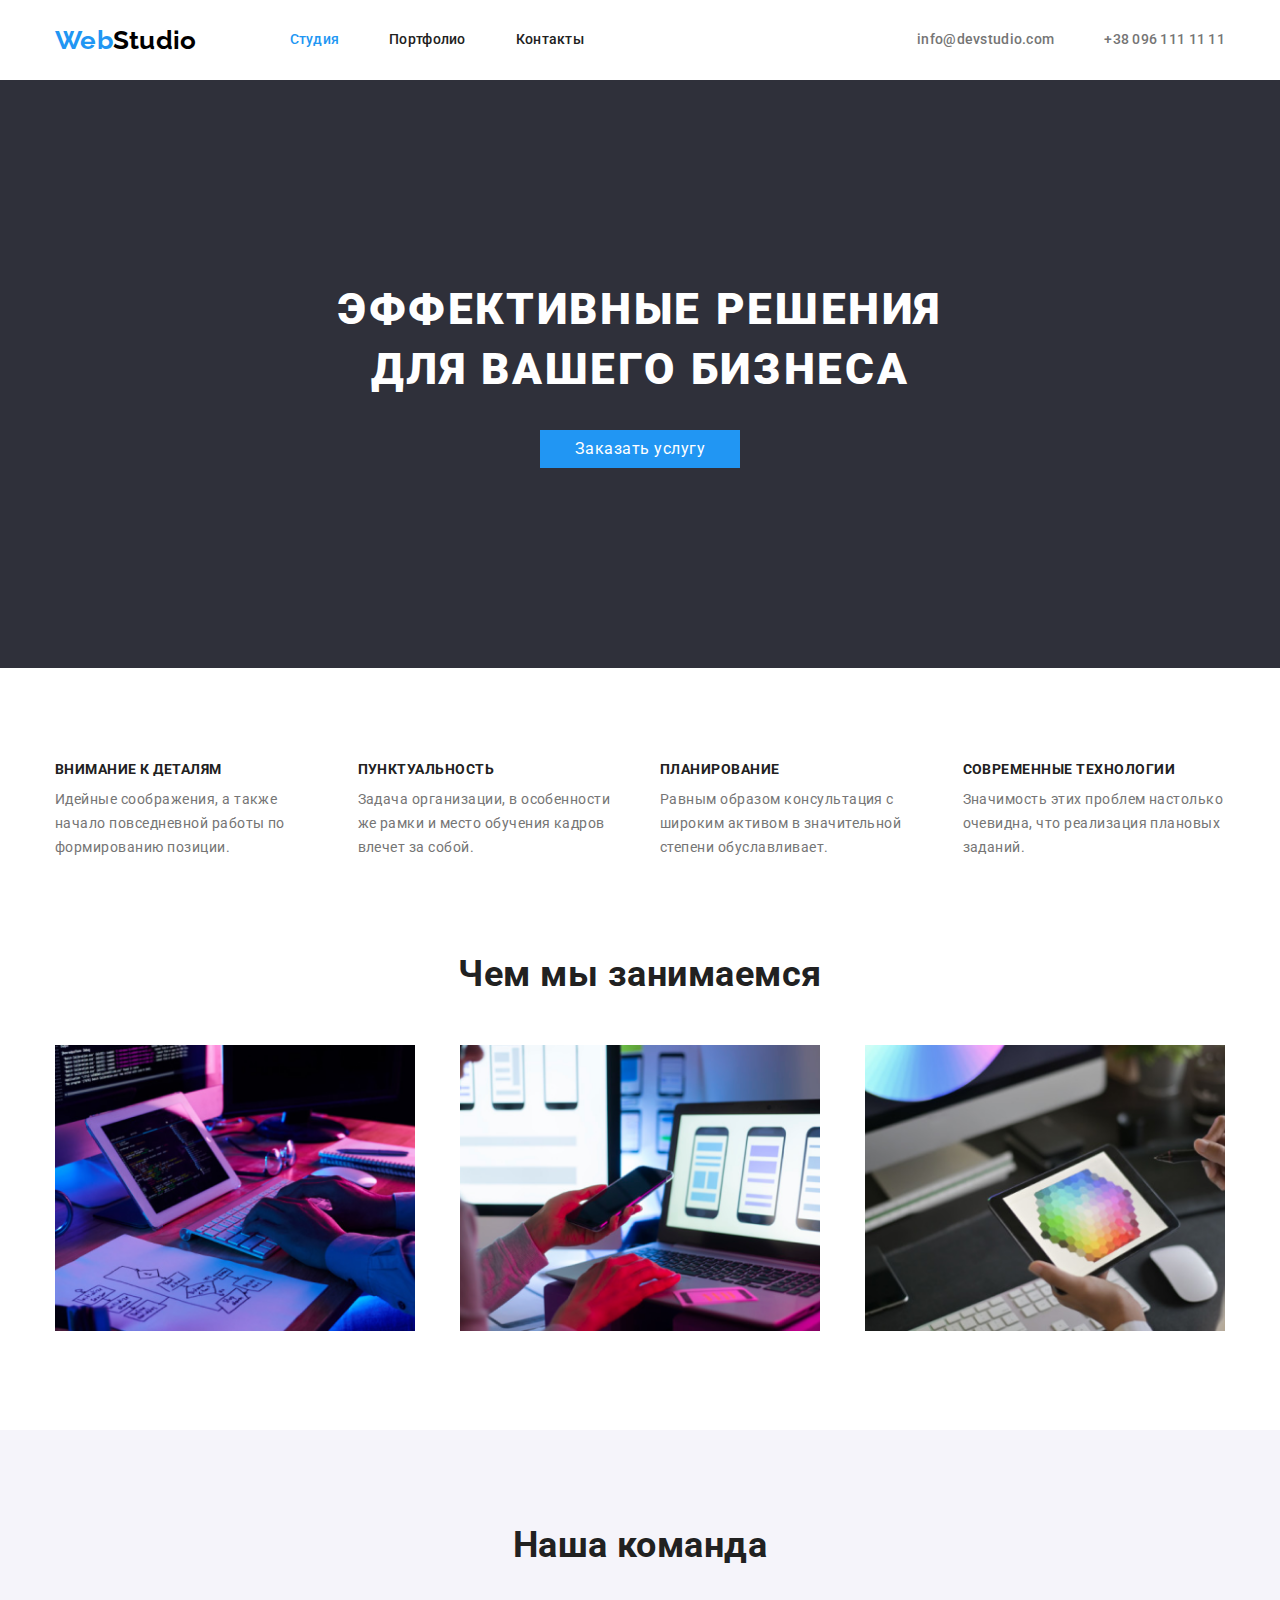
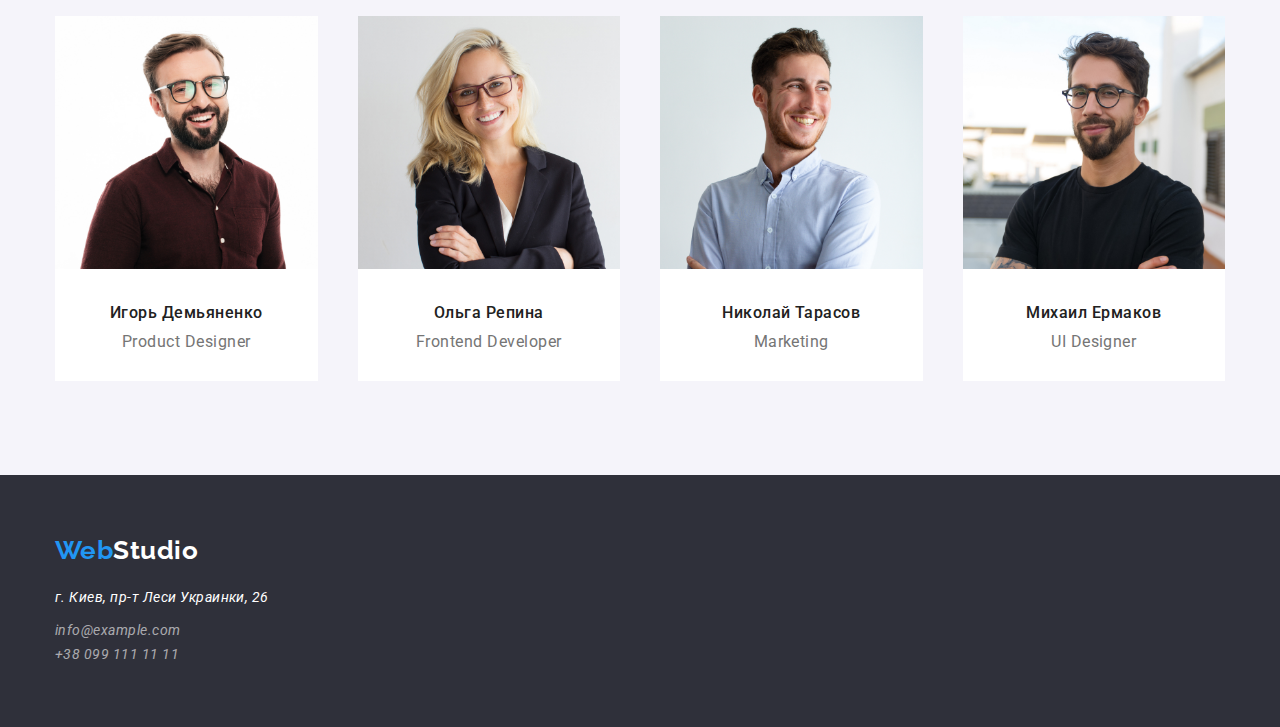
<file: index.html>
<!DOCTYPE html>
<html lang="ru">
<head>
    <meta charset="UTF-8">
    <meta name="viewport" content="width=device-width, initial-scale=1.0">
    <title>WebStudio</title>
    <link rel="preconnect" href="https://fonts.gstatic.com">
    <link 
      href="https://fonts.googleapis.com/css2?family=Raleway:wght@700&family=Roboto:wght@400;500;700;900&display=swap" 
      rel="stylesheet">
    <link rel="stylesheet" href="https://cdnjs.cloudflare.com/ajax/libs/modern-normalize/1.0.0/modern-normalize.min.css">
    <link rel="stylesheet" href="css/common.css">
    <link rel="stylesheet" href="./css/styles.css">    
</head>
<body>
    <!-- Шапка сайта -->
    <header class="page-header">        
        <div class="container main-nav">
          <nav class="main-nav">
            <a href="./index.html" class="logo"><span class="part">Web</span>Studio
            </a>

          <ul class="site-nav">
            <li class="item"><a href="" class="link current">Студия</a></li>
            <li class="item"><a href="./portfolio.html" class="link">Портфолио</a></li>
            <li class="item"><a href="" class="link">Контакты</a></li>
          </ul>
          </nav>
          <ul class="contact-nav">
            <li class="item"><a href="mailto:info@devstudio.com" class="link current">info@devstudio.com</a></li>
            <li class="item"><a href="tel:+380961111111" class="link">+38 096 111 11 11</a></li>     
          </ul>
        </div>      
    </header> 
    <main>
    <!-- Герой -->
        <section class="hero">
          <div class="container">
           <h1 class="hero-title">Эффективные решения <br> для вашего бизнеса</h1>
           <a href="" class="button order">Заказать услугу</a>
          </div>
        </section>    
    <!-- Преимущества -->
        <section class="section features">
          <div class="container">
           <h2 class="visually-hidden">Преимущества</h2> 
           <ul class="feature">
            <li class="item">
                <h3 class="title">ВНИМАНИЕ К ДЕТАЛЯМ</h3>
                <p class="text">Идейные соображения, а также начало повседневной работы по формированию позиции.</p>
            </li> 
            <li class="item">
                 <h3 class="title">ПУНКТУАЛЬНОСТЬ</h3>
                 <p class="text">Задача организации, в особенности же рамки и место обучения кадров влечет за собой.</p>
            </li>
            <li class="item">
                 <h3 class="title">ПЛАНИРОВАНИЕ</h3>
                 <p class="text">Равным образом консультация с широким активом в значительной степени обуславливает.</p>
            </li> 
            <li class="item">
             <h3 class="title">СОВРЕМЕННЫЕ ТЕХНОЛОГИИ</h3>
             <p class="text">Значимость этих проблем настолько очевидна, что реализация плановых заданий.</p>
            </li>
           </ul>
          </div>
        </section>
    <!-- Примеры работ -->
        <section class="section works">
          <div class="container">
           <h2 class="section-title">Чем мы занимаемся</h2>
           <ul class="work"> 
               <li class="item">
                     <img src="./images/desktop.png" alt="Десктопные приложения" width="370">
               </li>
               <li class="item">
                     <img src="./images/mobile.png" alt="Мобильные приложения" width="370">
               </li>
               <li class="item">
                     <img src="./images/tablet.png" alt="Дизайнерские решения" width="370">
               </li>
           </ul>
          </div>
        </section>
    <!-- Команда-->
        <section class="section-team">
          <div class="container">
           <h2 class="section-title">Наша команда</h2> 
           <ul class="team"> 
               <li class="item">
                    <img class="team-image" src="./images/igor.jpg" alt="Мужчина в очках" width="270">
                    <h3 class="title">Игорь Демьяненко</h3>
                    <p class="text">Product Designer</p>
               </li>
               <li class="item">                           
                    <img class="team-image" src="./images/olga.jpg" alt="Девушка в очках" width="270">
                    <h3 class="title">Ольга Репина</h3>
                    <p class="text">Frontend Developer</p>        
               </li>
               <li class="item">
                    <img class="team-image" src="./images/nicolaj.jpg" alt="Улыбающийся парень" width="270">
                    <h3 class="title">Николай Тарасов</h3>
                    <p class="text">Marketing</p>
               </li>
               <li class="item">
                    <img class="team-image" src="./images/michail.jpg" alt="Парень с ухмылкой" width="270">
                    <h3 class="title">Михаил Ермаков</h3>
                    <p class="text">UI Designer</p>
               </li>
           </ul>
          </div>
        </section>
    </main>
    <!-- Футер -->
    <footer>
      <div class="container">
        <a href="./index.html" class="logo-footer"><span class="part">Web</span>Studio</a>
        <address class="address">
            <p class="text">г. Киев, пр-т Леси Украинки, 26</p> 
            <ul>
                <li>
                     <a href="mailto:info@example.com" class="link">info@example.com</a> <br/>
                </li>
                <li>
                     <a href="tel:+380991111111" class="link">+38 099 111 11 11</a>
                </li>
            </ul>       
        </address>
      </div>
    </footer>   
</body>
</html>
</file>
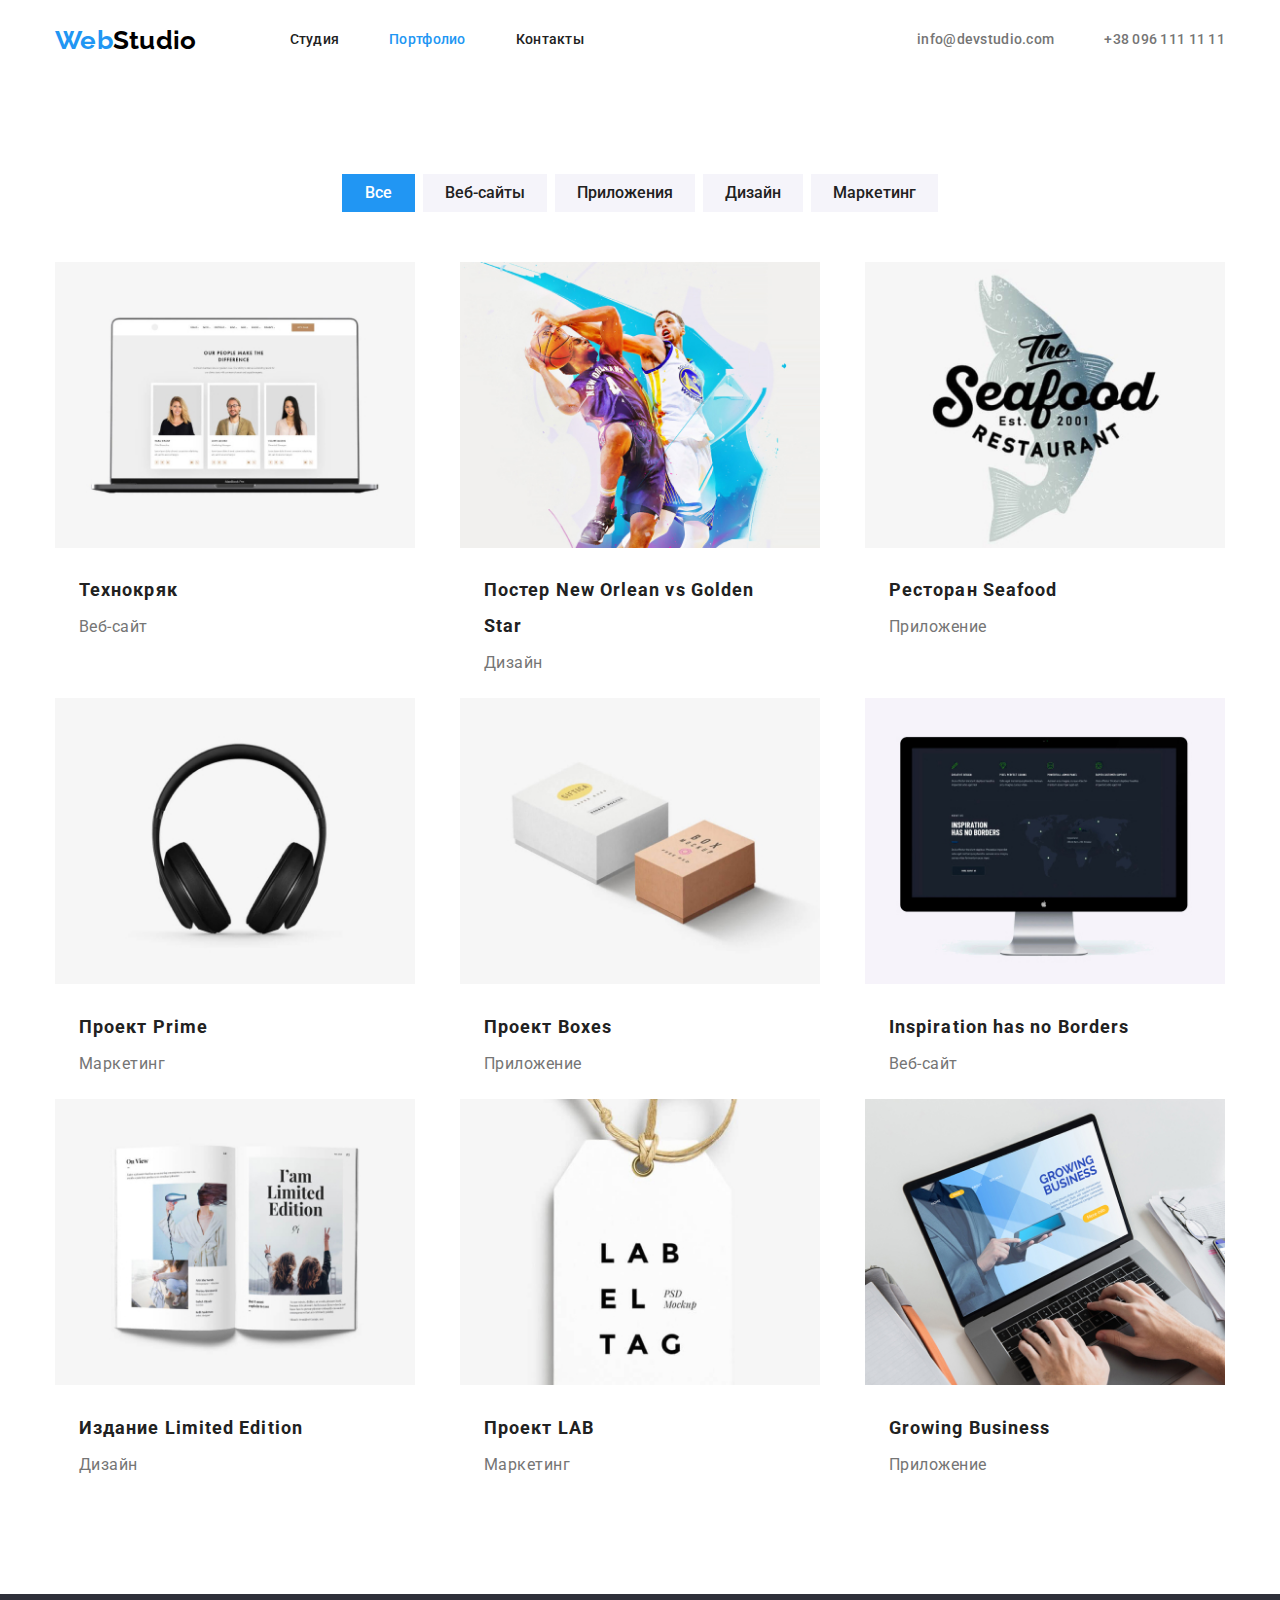
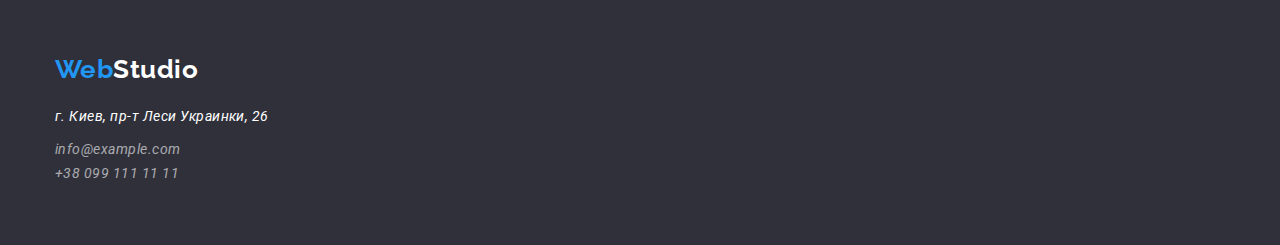
<file: portfolio.html>
<!DOCTYPE html>
<html lang="ru">
<head>
    <meta charset="UTF-8">
    <meta name="viewport" content="width=device-width, initial-scale=1.0">
    <title>Портфолио</title>
    <link rel="preconnect" href="https://fonts.gstatic.com">
    <link
      href="https://fonts.googleapis.com/css2?family=Raleway:wght@700&family=Roboto:wght@400;500;700;900&display=swap" 
      rel="stylesheet">
    <link rel="stylesheet" href="https://cdnjs.cloudflare.com/ajax/libs/modern-normalize/1.0.0/modern-normalize.min.css">
    <link rel="stylesheet" href="css/common.css">   
    <link rel="stylesheet" href="css/portfolio.css"> 
</head>
<body>
    <!-- Шапка сайта -->
    <header class="page-header">
      <div class="container main-nav">
        <nav class="main-nav">
            <a href="./index.html" class="logo"><span class="part">Web</span>Studio
            </a>   

        <ul class="site-nav">
            <li class="item"><a href="./index.html" class="link">Студия</a></li>
            <li class="item"><a href="" class="link current">Портфолио</a></li>
            <li class="item"><a href="" class="link">Контакты</a></li>        
        </ul>
        </nav>
        <ul class="contact-nav">
            <li class="item"><a href="mailto:info@devstudio.com" class="link">info@devstudio.com</a>
            </li>           
            <li class="item"><a href="tel:+380961111111" class="link">+38 096 111 11 11</a> 
            </li>           
        </ul>
      </div>
    </header>
    <!-- Портфолио -->
    <main>  
        <section class="section-portfolio">
          <div class="container">
            <h1 class="visually-hidden">Портфолио</h1>
            <ul class="portfolio-btns">
                <li class="item"><button type="button" class="button primary current">Все</button> </li>
                <li class="item"><button type="button" class="button">Веб-сайты</button></li>
                <li class="item"><button type="button" class="button">Приложения</button></li>
                <li class="item"><button type="button" class="button">Дизайн</button></li>
                <li class="item"><button type="button" class="button">Маркетинг</button></li>
            </ul> 
            <ul class="portfolio-list">
                <li class="item">
                    <img class="image" src="images.portfolio/team.jpg" alt="Страница сайта" width="370">
                    <div class="content">
                      <h2 class="title">Технокряк</h2>
                      <p class="text">Веб-сайт</p>
                    </div>
                </li> 
                <li class="item">
                    <img class="image" src="images.portfolio/basketball.jpg" alt="Игроки баскетбола" width="370">
                    <div class="content">
                      <h2 class="title">Постер New Orlean vs Golden Star</h2>
                      <p class="text">Дизайн</p>
                    </div>
                </li> 
                <li class="item">
                    <img class="image" src="images.portfolio/seafood.jpg" alt="Логотип ресторана" width="370">
                    <div class="content">
                      <h2 class="title">Ресторан Seafood</h2>
                      <p class="text">Приложение</p>
                    </div>
                </li> 
                <li class="item">
                    <img class="image" src="images.portfolio/headphones.jpg" alt="Наушники" width="370">
                    <div class="content">
                      <h2 class="title">Проект Prime</h2>
                      <p class="text">Маркетинг</p>
                    </div>
                </li>               
                <li class="item">
                    <img class="image" src="images.portfolio/boxes.jpg" alt="Коробки" width="370">
                    <div class="content">
                      <h2 class="title">Проект Boxes</h2>
                      <p class="text">Приложение</p>
                    </div>
                </li>                 
                <li class="item">
                    <img class="image" src="images.portfolio/monitor.jpg" alt="Монитор" width="370"> 
                    <div class="content">
                      <h2 class="title">Inspiration has no Borders</h2>
                      <p class="text">Веб-сайт</p>
                    </div>
                </li>                
                <li class="item">
                    <img class="image" src="images.portfolio/journal.jpg" alt="Журнал" width="370">
                    <div class="content">
                      <h2 class="title">Издание Limited Edition</h2>
                      <p class="text">Дизайн</p>
                    </div>
                </li>                
                <li class="item">
                    <img class="image" src="images.portfolio/label.jpg" alt="Бирка с брендом" width="370"> 
                    <div class="content">
                      <h2 class="title">Проект LAB</h2> 
                      <p class="text">Маркетинг</p>
                    </div>
                </li>                
                <li class="item">
                    <img class="image" src="images.portfolio/notebook.jpg" alt="Ноутбук" width="370">
                    <div class="content">
                      <h2 class="title">Growing Business</h2> 
                      <p class="text">Приложение</p>
                    </div>
                </li>                 
            </ul>
          </div>     
        </section>
    </main>
    <!-- Футер -->
<footer>
  <div class="container">
      <a href="./index.html" class="logo-footer"><span class="part">Web</span>Studio</a>
      <address class="address">
        <p class="text">г. Киев, пр-т Леси Украинки, 26</p>
        <ul>
           <li>
                <a href="mailto:info@example.com" class="link">info@example.com</a>
           </li>
           <li>
                <a href="tel:+380991111111" class="link">+38 099 111 11 11</a>
           </li>        
        </ul>
      </address>
  </div>
</footer>
</body>
</html>
</file>
<file: css/common.css>
/* цвет основного текста #757575 */
/* вторичный цвет текста #212121 */
/* черный цвет #000000 */
/* акцент #2196F3 */ 
/* белый цвет #FFFFFF */ 
/* футер rgba(255, 255, 255, 0.6) */
/* вторичный цвет фона #2F303A */
/* дополнительный цвет фона #F5F4FA */

:root {
  --primary-text-color: #757575;
  --title-text-color: #212121;
  --accent-color: #2196F3;
  --white-color: #FFFFFF;
  --primary-black-color: #000000;
  --secondary-black-color: rgba(255, 255, 255, 0.6);
  --secondary-bg-color: #2F303A;
  --additional-bg-color: #F5F4FA;
  --feature-gap: 30px;
}
  
body{
  margin: 0;
  background-color: var(--white-color);
  color: var(--primary-text-color);

  font-family: Roboto, sans-serif;
  letter-spacing: 0.03em;
}

ul {
  margin: 0;
  padding: 0;
  list-style: none;
}

a {
  text-decoration: none;
}

h1,
h2,
h3,
p {
  margin-top: 0;
  margin-bottom: 0;
}

.img {
  display: block;
  max-width: 100%;
  height: auto;
}

.container {
  width: 1200px;
  padding-left: 15px;
  padding-right: 15px;
  margin-left: auto;
  margin-right: auto;
}

/* Header */ 

.container.main-nav {
  display: flex;
}

.logo {
  color: var(--primary-black-color);
  font-family: Raleway, sans-serif;
  font-weight: 700;
  font-size: 26px;
  line-height: 1.19;
}

.part {
  color: var(--accent-color);
}

.page-header {
  font-weight: 500;
  font-size: 14px;
  line-height: 1.14;
  letter-spacing: 0.02em;
}

.main-nav {
  display: flex;
  align-items: center;
}

/* Site nav */ 

.site-nav {
  display: flex;
  margin-left: 93px;
}

.site-nav .item:not(:last-child) {
  margin-right: 50px;
}

.site-nav .link,
.contact-nav .link {
  display: block;
  padding-top: 32px;
  padding-bottom: 32px;
}

.site-nav a {
  color: var(--title-text-color);
}

.site-nav .link:hover,
.site-nav .link:focus {     
  color: var(--accent-color);
}

/* Contact nav */

.contact-nav {
  display: flex;
  margin-left: auto;
}

.contact-nav .item +.item {
  margin-left: 50px;
}

.contact-nav a {
  color: var(--primary-text-color);
}

.contact-nav .link:hover,
.contact-nav .link:focus {
  color: var(--accent-color);
} 

/* Button */ 

.button {
  padding: 6px 22px;
  min-width: 73px;
  color: var(--title-text-color);
  background-color: var(--additional-bg-color);
}

.visually-hidden {
  position: absolute;
  width: 1px;
  height: 1px;
  margin: -1px;
  border: 0;
  padding: 0;
  
  white-space: nowrap;
  clip-path: inset(100%);
  clip: rect(0 0 0 0);
  overflow: hidden;
}

/* Section */

.section-title {
  margin-bottom: 50px;
  color: var(--title-text-color);
  font-weight: 700;
  font-size: 36px;
  line-height: 1.17;
  text-align: center;
}

/* Footer */

footer {
  max-width: 1600px;
  padding-top: 60px;
  padding-bottom: 60px;
  margin-left: auto;
  margin-right: auto;
  background-color: var(--secondary-bg-color);
}

.address .text {
  margin-top: 20px;
  margin-bottom: 9px;
  color: var(--white-color);
  font-weight: 400;
  font-size: 14px;
  line-height: 1.7;
}

.address .link {
  color: var(--secondary-black-color);
  font-weight: 400;
  font-size: 14px;
  line-height: 1.7;
}

.address .link:not(:last-child) {
  margin-bottom: 9px;
}


.logo-footer {
  color: var(--white-color);
  font-family: Raleway, sans-serif;
  font-weight: 700;
  font-size: 26px;
  line-height: 1.19;
}
</file>
<file: css/styles.css>
/* Site nav */ 

.site-nav .link.current {
  color: var(--accent-color);
}
  
/* Hero */

.hero {
  max-width: 1600px;
  padding-top: 200px;
  padding-bottom: 200px;
  margin-left: auto;
  margin-right: auto;
  background-color: var(--secondary-bg-color);
  text-align: center; 
  
}

.hero-title {
  margin-bottom: 30px;

  color: var(--white-color);

  font-weight: 900;
  font-size: 44px;
  line-height: 1.36;
  letter-spacing: 0.06em;
  text-transform: uppercase;
}

/* Button */ 

.button.order {
  display: inline-block;
  padding: 10px 32px;
  min-width: 200px;

  background-color: var(--accent-color);
  color: var(--white-color);
}

/* Features */

.section.features {
  padding-top: 94px;
  padding-bottom: 94px;
}

.feature {
  display: flex;
  flex-wrap: wrap;
  justify-content: space-between;
}

.feature > .item {
  width: calc(100% / 4 - 30px);
}

.feature .title {
  margin-bottom: 10px;
  color: var(--title-text-color);
  font-weight: 700;
  font-size: 14px;
  line-height: 1.14; 
  text-transform: uppercase;
}

.feature .text {
  margin-bottom: ;
  font-weight: 400;
  font-size: 14px;
  line-height: 1.7;
}

/* Works */

.section.works {
  padding-bottom: 94px;
}

.work {
  display: flex;
  flex-wrap: wrap;
  justify-content: space-between;
}
  
.work > .item {
  width: calc(100% / 3 - 30px);
}

.work .item img {
  width: 100%;
}

/* Team */

.section-team {
  max-width: 1600px;
  margin-left: auto;
  margin-right: auto;
  padding-top: 94px;
  padding-bottom: 94px;
 
  background-color: var(--additional-bg-color);
} 

.team {
  display: flex;
  flex-wrap: wrap;
  justify-content: space-between;
 
}
  
.team > .item {
  width: calc(100% / 4 - 30px);
  
  background-color: var(--white-color);
}

.team-image {
  width: 100%;
  margin-bottom: 30px;
}

.team .title {
  margin-bottom: 10px;

  color: var(--title-text-color);
  font-weight: 500;
  font-size: 16px;
  line-height: 1.19;
  text-align: center;
}

.team .text {
  padding-bottom: 30px;
  font-weight: 400;
  font-size: 16px;
  line-height: 1.19;
  text-align: center;
}
</file>
<file: css/portfolio.css>
/* Site nav */ 

.site-nav .link.current {
  color: var(--accent-color);
}

/* Section */

.section-portfolio {
  padding-top: 94px;
  padding-bottom: 94px;
}

.portfolio-btns {
  display: flex;
  justify-content: center;
  margin-bottom: 50px;
}

.portfolio-btns .item:not(:last-child) {
  margin-right: 8px;
}

.portfolio-list {
  display: flex;
  flex-wrap: wrap;
  justify-content: space-between;
}

.portfolio-list .item {
  width: calc(100% / 3 - 30px);
}

.portfolio-list .image {
  width: 100%;
}

.portfolio-list .content {
  padding: 20px 24px;
}


.portfolio-list .title {
  margin-bottom: 4px;
  color: var(--title-text-color); 
  font-weight: 700;
  font-size: 18px;
  line-height: 2;
  letter-spacing: 0.06em; 
}

.portfolio-list .text {
  color: var(--primary-text-color);
  font-weight: 400;
  font-size: 16px;
  line-height: 1.9;
}

/* Button */ 

.button:hover, 
.button:focus {
  background-color: var(--accent-color);
  color: var(--white-color);
}

.button.primary.current {
  background-color: var(--accent-color);
  color: var(--white-color);
}


.button {
  font-weight: 500;
  font-size: 16px;
  line-height: 1.6;
  text-align: center;
  border: transparent;
}
</file>
